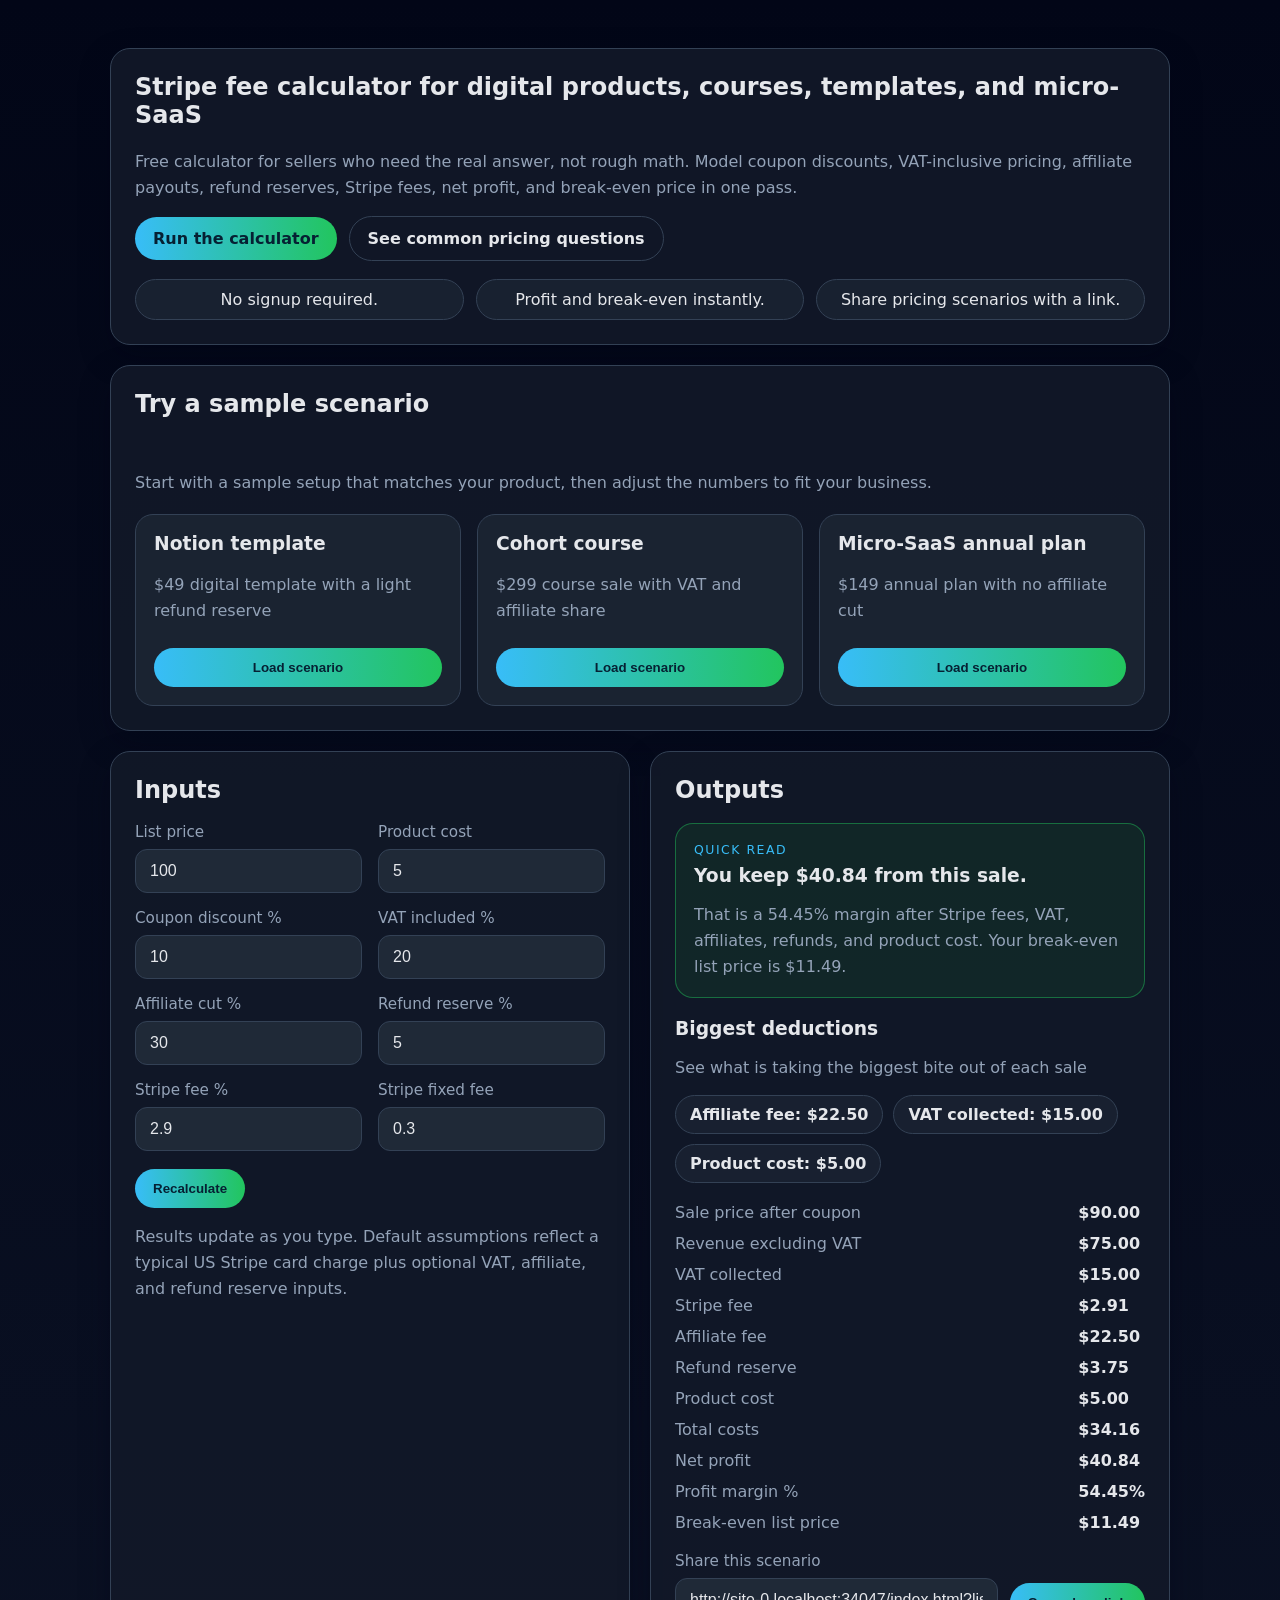
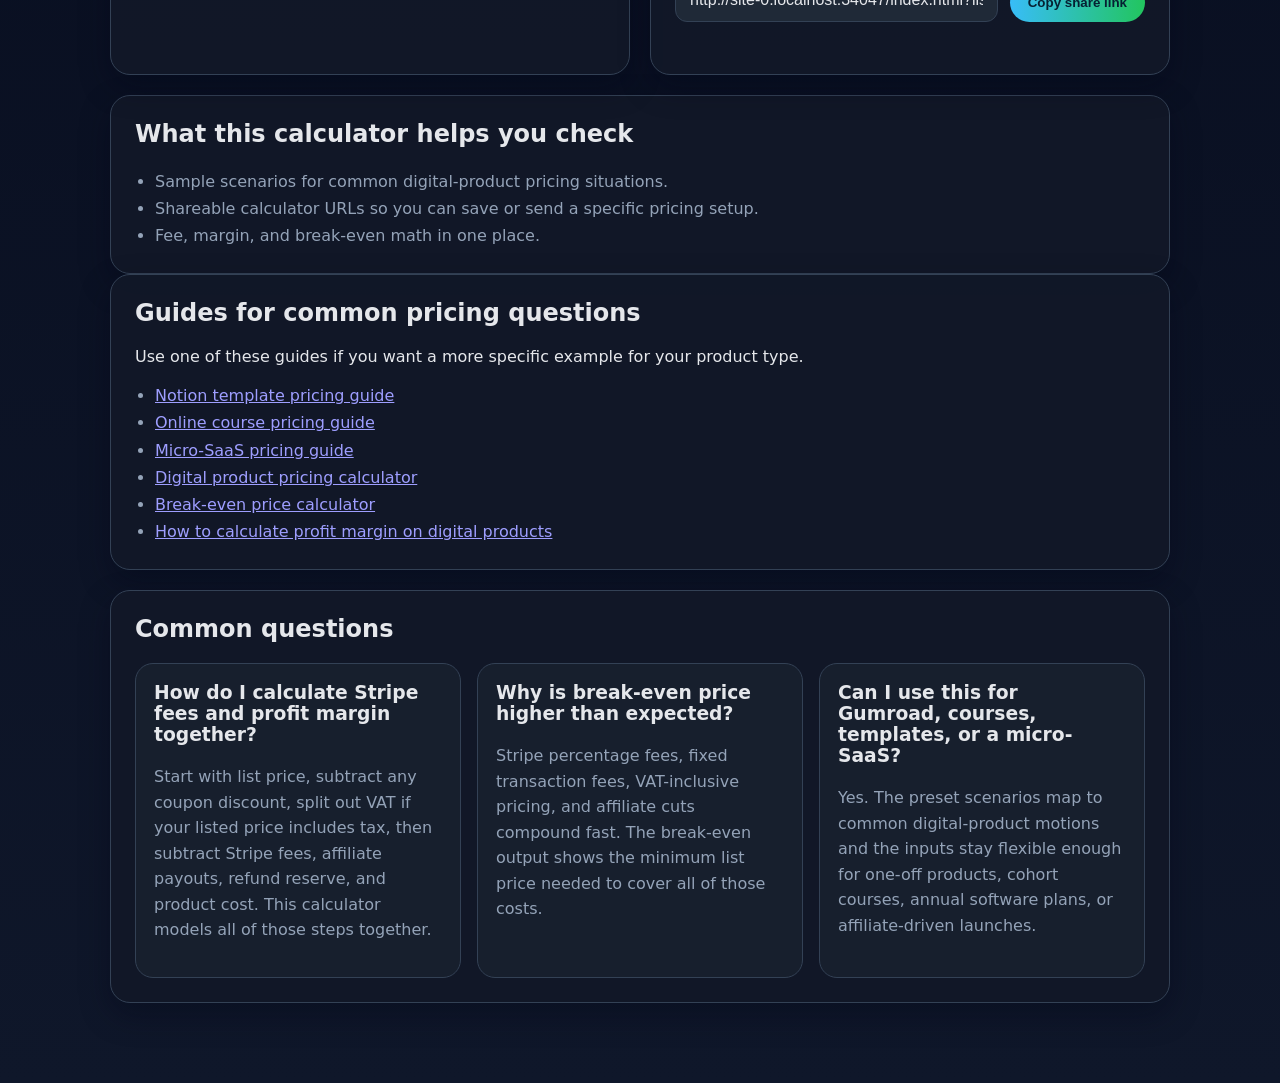
<file: index.html>
<!doctype html>
<html lang="en">
  <head>
    <meta charset="UTF-8" />
    <meta name="viewport" content="width=device-width, initial-scale=1.0" />
    <title>Stripe Fee Calculator for Digital Products | Profit After Fees</title>
    <link rel="canonical" href="https://profitafterfees.com/" />
    <meta
      name="description"
      content="Free Stripe fee calculator for digital products. Estimate Stripe fees, VAT, affiliate cuts, refund reserves, net profit, and break-even price for templates, courses, and micro-SaaS offers."
    />
    <meta property="og:title" content="Your Stripe margin math is wrong" />
    <meta
      property="og:description"
      content="See your real net profit and break-even after VAT, coupons, affiliates, refunds, Stripe fees, and delivery costs."
    />
    <meta property="og:type" content="website" />
    <meta property="og:url" content="https://profitafterfees.com/" />
    <meta property="og:site_name" content="Profit After Fees" />
    <meta property="og:image" content="https://profitafterfees.com/social-preview.png" />
    <meta property="og:image:width" content="1200" />
    <meta property="og:image:height" content="630" />
    <meta
      property="og:image:alt"
      content="Stripe profit calculator preview showing fees, profit, and break-even pricing for digital products."
    />
    <meta name="twitter:card" content="summary_large_image" />
    <meta name="twitter:title" content="Your Stripe margin math is wrong" />
    <meta
      name="twitter:description"
      content="See your real net profit and break-even after VAT, coupons, affiliates, refunds, Stripe fees, and delivery costs."
    />
    <meta name="twitter:image" content="https://profitafterfees.com/social-preview.png" />
    <link rel="icon" href="./favicon.svg" type="image/svg+xml" />
    <link rel="stylesheet" href="./styles.css" />
  </head>
  <body>
    <main class="shell">
      <section class="hero card">
                <h1>Stripe fee calculator for digital products, courses, templates, and micro-SaaS</h1>
        <p class="subhead">
          Free calculator for sellers who need the real answer, not rough math. Model coupon discounts,
          VAT-inclusive pricing, affiliate payouts, refund reserves, Stripe fees, net profit, and break-even price in one pass.
        </p>
        <div class="hero-actions">
          <a class="button-link" href="#calculator-form">Run the calculator</a>
          <a class="button-link button-link-secondary" href="#faq">See common pricing questions</a>
        </div>
        <ul class="hero-points" aria-label="Why sellers use this calculator">
          <li>No signup required.</li>
          <li>Profit and break-even instantly.</li>
          <li>Share pricing scenarios with a link.</li>
        </ul>
      </section>

      <section class="card">
        <div class="section-heading">
          <div>
                        <h2>Try a sample scenario</h2>
          </div>
          <p class="hint compact">
            Start with a sample setup that matches your product, then adjust the numbers to fit your business.
          </p>
        </div>
        <div id="preset-grid" class="preset-grid"></div>
      </section>

      <section class="grid">
        <form id="calculator-form" class="card form-card">
          <h2>Inputs</h2>
          <div class="field-grid">
            <label>
              List price
              <input name="listPrice" type="number" min="0.01" step="0.01" value="100" required />
            </label>
            <label>
              Product cost
              <input name="productCost" type="number" min="0" step="0.01" value="5" required />
            </label>
            <label>
              Coupon discount %
              <input name="couponPercent" type="number" min="0" max="100" step="0.1" value="10" required />
            </label>
            <label>
              VAT included %
              <input name="vatPercent" type="number" min="0" max="100" step="0.1" value="20" required />
            </label>
            <label>
              Affiliate cut %
              <input name="affiliatePercent" type="number" min="0" max="100" step="0.1" value="30" required />
            </label>
            <label>
              Refund reserve %
              <input name="refundRate" type="number" min="0" max="100" step="0.1" value="5" required />
            </label>
            <label>
              Stripe fee %
              <input name="stripePercent" type="number" min="0" max="100" step="0.1" value="2.9" required />
            </label>
            <label>
              Stripe fixed fee
              <input name="stripeFixed" type="number" min="0" step="0.01" value="0.3" required />
            </label>
          </div>
          <button type="submit">Recalculate</button>
          <p class="hint">Results update as you type. Default assumptions reflect a typical US Stripe card charge plus optional VAT, affiliate, and refund reserve inputs.</p>
        </form>

        <section class="card results-card" aria-live="polite">
          <h2>Outputs</h2>
          <section class="scenario-verdict" aria-live="polite">
            <p class="verdict-label">Quick read</p>
            <h3 id="verdict-headline"></h3>
            <p id="verdict-detail" class="hint compact"></p>
          </section>
          <section class="cost-highlights" aria-live="polite">
            <h3>Biggest deductions</h3>
            <p class="hint compact">See what is taking the biggest bite out of each sale</p>
            <ul id="cost-highlights-list" class="cost-highlights-list"></ul>
          </section>
          <dl id="results" class="results"></dl>
          <div class="share-block">
            <label>
              Share this scenario
              <input id="share-url" type="text" readonly />
            </label>
            <button id="copy-share-link" type="button">Copy share link</button>
            <p id="copy-status" class="hint compact" aria-live="polite"></p>
          </div>
        </section>
      </section>

      <section class="card notes">
        <h2>What this calculator helps you check</h2>
        <ul>
          <li>Sample scenarios for common digital-product pricing situations.</li>
          <li>Shareable calculator URLs so you can save or send a specific pricing setup.</li>
          <li>Fee, margin, and break-even math in one place.</li>
        </ul>
      </section>

      <section class="card notes">
        <h2>Guides for common pricing questions</h2>
        <p>
          Use one of these guides if you want a more specific example for your product type.
        </p>
        <ul>
          <li><a href="./stripe-fees-for-notion-templates/">Notion template pricing guide</a></li>
          <li><a href="./stripe-fees-for-online-courses/">Online course pricing guide</a></li>
          <li><a href="./stripe-fees-for-micro-saas/">Micro-SaaS pricing guide</a></li>
          <li><a href="./digital-product-pricing-calculator/">Digital product pricing calculator</a></li>
          <li><a href="./break-even-price-calculator/">Break-even price calculator</a></li>
          <li><a href="./how-to-calculate-profit-margin-on-digital-products/">How to calculate profit margin on digital products</a></li>
        </ul>
      </section>

      <section id="faq" class="card faq">
        <h2>Common questions</h2>
        <div class="faq-grid">
          <article>
            <h3>How do I calculate Stripe fees and profit margin together?</h3>
            <p>
              Start with list price, subtract any coupon discount, split out VAT if your listed price includes tax,
              then subtract Stripe fees, affiliate payouts, refund reserve, and product cost. This calculator models all of those steps together.
            </p>
          </article>
          <article>
            <h3>Why is break-even price higher than expected?</h3>
            <p>
              Stripe percentage fees, fixed transaction fees, VAT-inclusive pricing, and affiliate cuts compound fast.
              The break-even output shows the minimum list price needed to cover all of those costs.
            </p>
          </article>
          <article>
            <h3>Can I use this for Gumroad, courses, templates, or a micro-SaaS?</h3>
            <p>
              Yes. The preset scenarios map to common digital-product motions and the inputs stay flexible enough for one-off products,
              cohort courses, annual software plans, or affiliate-driven launches.
            </p>
          </article>
        </div>
      </section>
    </main>

    <script type="module" src="./app/app.js"></script>
  </body>
</html>
</file>
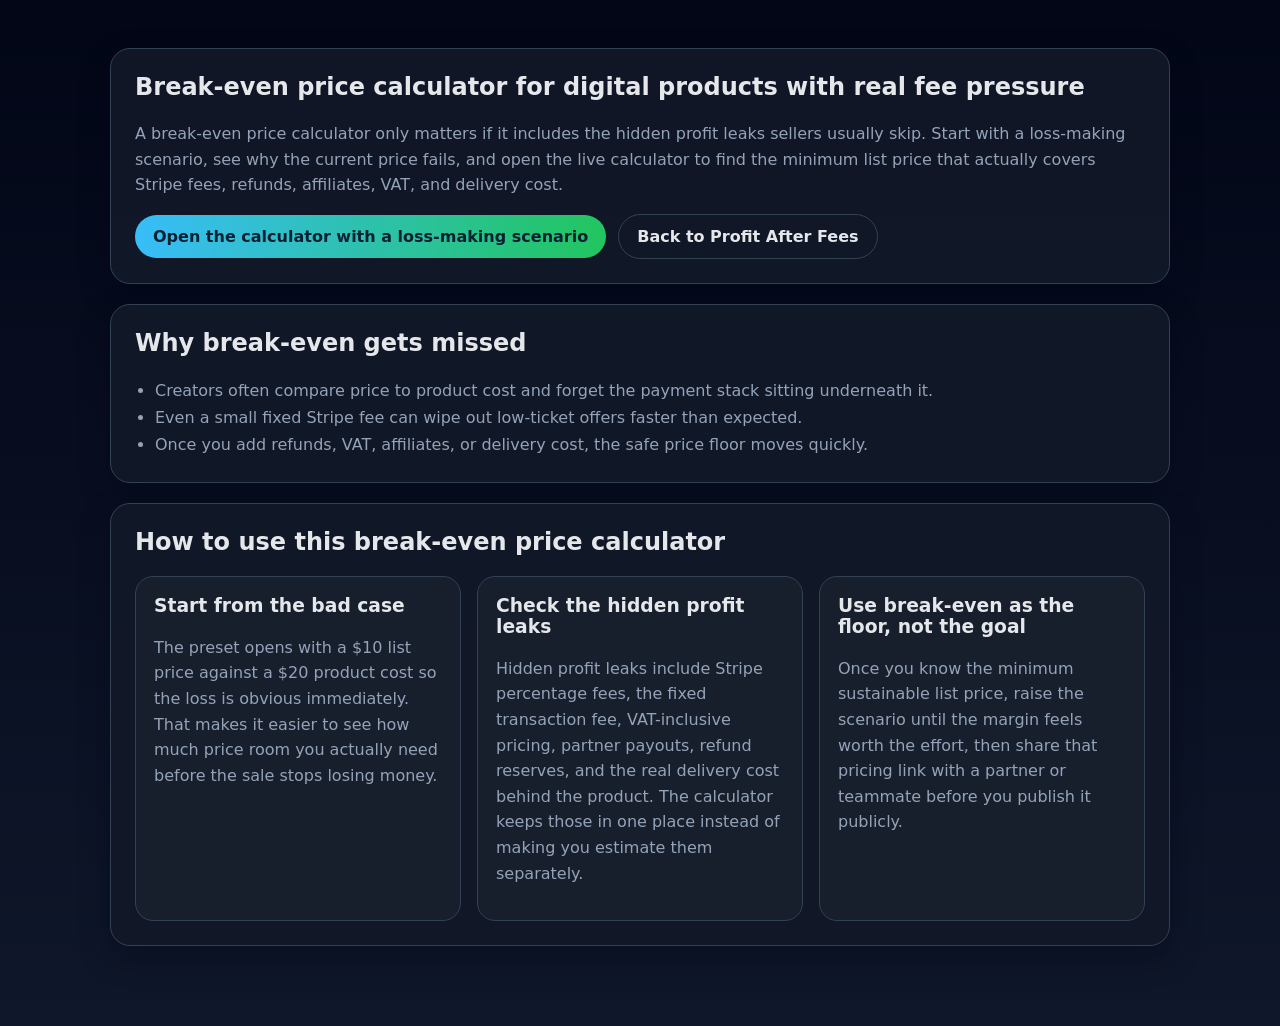
<file: break-even-price-calculator/index.html>
<!doctype html>
<html lang="en">
  <head>
    <meta charset="UTF-8" />
    <meta name="viewport" content="width=device-width, initial-scale=1.0" />
    <title>Break-Even Price Calculator | Profit After Fees</title>
    <meta
      name="description"
      content="Use a break-even price calculator for digital products that accounts for Stripe fees, VAT, affiliates, refunds, and delivery costs before you set your list price."
    />
    <link rel="canonical" href="https://profitafterfees.com/break-even-price-calculator/" />
    <link rel="icon" href="../favicon.svg" type="image/svg+xml" />
    <link rel="stylesheet" href="../styles.css" />
  </head>
  <body>
    <main class="shell">
      <section class="hero card">
        <h1>Break-even price calculator for digital products with real fee pressure</h1>
        <p class="subhead">
          A break-even price calculator only matters if it includes the hidden profit leaks sellers usually skip. Start with a loss-making
          scenario, see why the current price fails, and open the live calculator to find the minimum list price that actually covers
          Stripe fees, refunds, affiliates, VAT, and delivery cost.
        </p>
        <div class="hero-actions">
          <a
            class="button-link"
            href="https://profitafterfees.com/?listPrice=10&productCost=20&couponPercent=0&vatPercent=0&affiliatePercent=0&refundRate=0&stripePercent=2.9&stripeFixed=0.3"
            >Open the calculator with a loss-making scenario</a
          >
          <a class="button-link button-link-secondary" href="../">Back to Profit After Fees</a>
        </div>
      </section>

      <section class="card notes">
        <h2>Why break-even gets missed</h2>
        <ul>
          <li>Creators often compare price to product cost and forget the payment stack sitting underneath it.</li>
          <li>Even a small fixed Stripe fee can wipe out low-ticket offers faster than expected.</li>
          <li>Once you add refunds, VAT, affiliates, or delivery cost, the safe price floor moves quickly.</li>
        </ul>
      </section>

      <section class="card faq">
        <h2>How to use this break-even price calculator</h2>
        <div class="faq-grid">
          <article>
            <h3>Start from the bad case</h3>
            <p>
              The preset opens with a $10 list price against a $20 product cost so the loss is obvious immediately. That makes it easier to see
              how much price room you actually need before the sale stops losing money.
            </p>
          </article>
          <article>
            <h3>Check the hidden profit leaks</h3>
            <p>
              Hidden profit leaks include Stripe percentage fees, the fixed transaction fee, VAT-inclusive pricing, partner payouts, refund reserves,
              and the real delivery cost behind the product. The calculator keeps those in one place instead of making you estimate them separately.
            </p>
          </article>
          <article>
            <h3>Use break-even as the floor, not the goal</h3>
            <p>
              Once you know the minimum sustainable list price, raise the scenario until the margin feels worth the effort, then share that pricing link
              with a partner or teammate before you publish it publicly.
            </p>
          </article>
        </div>
      </section>
    </main>
  </body>
</html>
</file>
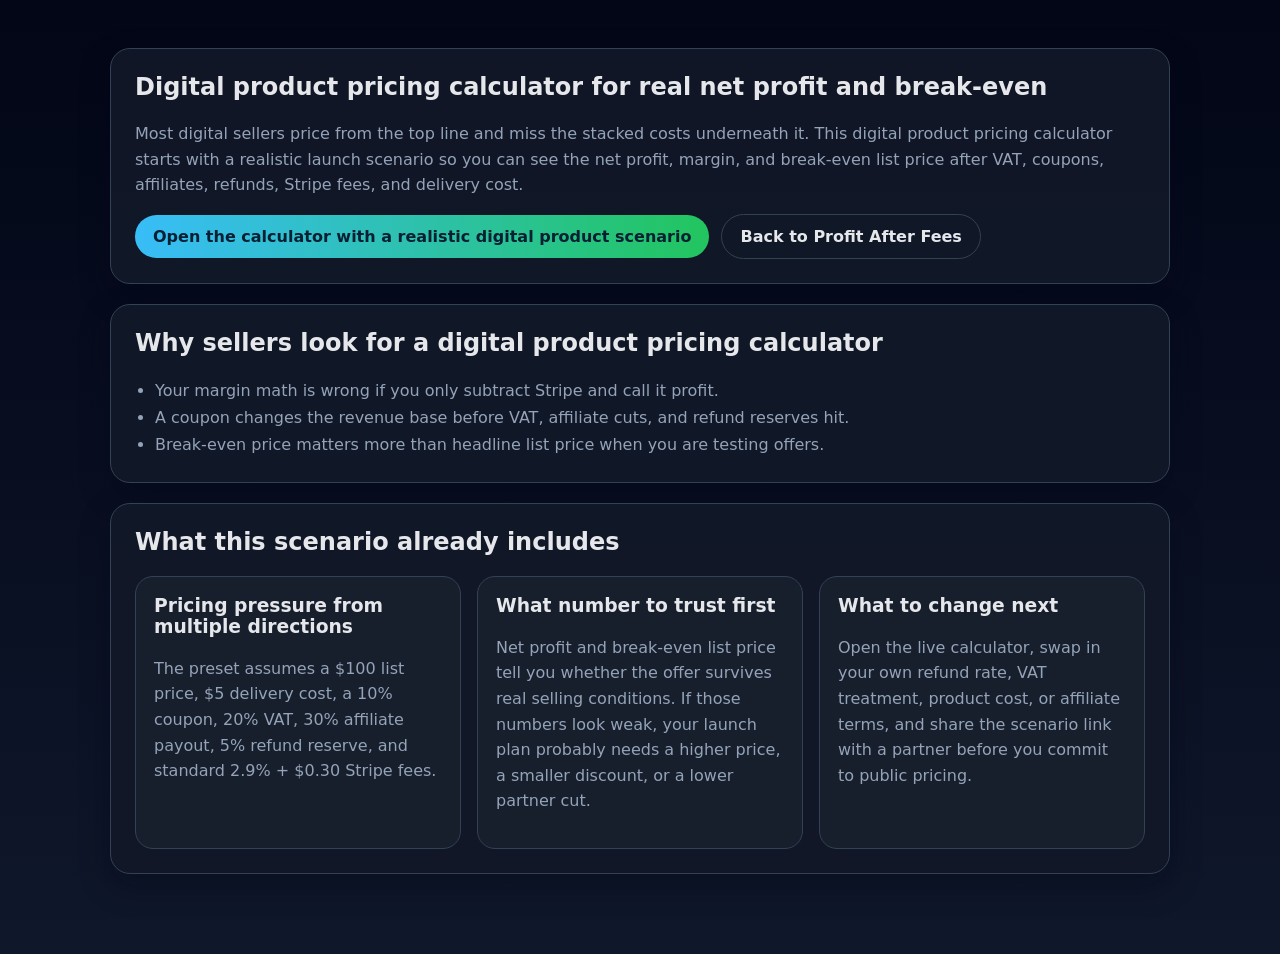
<file: digital-product-pricing-calculator/index.html>
<!doctype html>
<html lang="en">
  <head>
    <meta charset="UTF-8" />
    <meta name="viewport" content="width=device-width, initial-scale=1.0" />
    <title>Digital Product Pricing Calculator | Profit After Fees</title>
    <meta
      name="description"
      content="Use a digital product pricing calculator that includes VAT, coupons, affiliates, refunds, Stripe fees, and break-even math before you publish your price."
    />
    <link rel="canonical" href="https://profitafterfees.com/digital-product-pricing-calculator/" />
    <link rel="icon" href="../favicon.svg" type="image/svg+xml" />
    <link rel="stylesheet" href="../styles.css" />
  </head>
  <body>
    <main class="shell">
      <section class="hero card">
        <h1>Digital product pricing calculator for real net profit and break-even</h1>
        <p class="subhead">
          Most digital sellers price from the top line and miss the stacked costs underneath it. This digital product pricing calculator starts
          with a realistic launch scenario so you can see the net profit, margin, and break-even list price after VAT, coupons, affiliates,
          refunds, Stripe fees, and delivery cost.
        </p>
        <div class="hero-actions">
          <a
            class="button-link"
            href="https://profitafterfees.com/?listPrice=100&productCost=5&couponPercent=10&vatPercent=20&affiliatePercent=30&refundRate=5&stripePercent=2.9&stripeFixed=0.3"
            >Open the calculator with a realistic digital product scenario</a
          >
          <a class="button-link button-link-secondary" href="../">Back to Profit After Fees</a>
        </div>
      </section>

      <section class="card notes">
        <h2>Why sellers look for a digital product pricing calculator</h2>
        <ul>
          <li>Your margin math is wrong if you only subtract Stripe and call it profit.</li>
          <li>A coupon changes the revenue base before VAT, affiliate cuts, and refund reserves hit.</li>
          <li>Break-even price matters more than headline list price when you are testing offers.</li>
        </ul>
      </section>

      <section class="card faq">
        <h2>What this scenario already includes</h2>
        <div class="faq-grid">
          <article>
            <h3>Pricing pressure from multiple directions</h3>
            <p>
              The preset assumes a $100 list price, $5 delivery cost, a 10% coupon, 20% VAT, 30% affiliate payout, 5% refund reserve,
              and standard 2.9% + $0.30 Stripe fees.
            </p>
          </article>
          <article>
            <h3>What number to trust first</h3>
            <p>
              Net profit and break-even list price tell you whether the offer survives real selling conditions. If those numbers look weak,
              your launch plan probably needs a higher price, a smaller discount, or a lower partner cut.
            </p>
          </article>
          <article>
            <h3>What to change next</h3>
            <p>
              Open the live calculator, swap in your own refund rate, VAT treatment, product cost, or affiliate terms, and share the scenario link
              with a partner before you commit to public pricing.
            </p>
          </article>
        </div>
      </section>
    </main>
  </body>
</html>
</file>
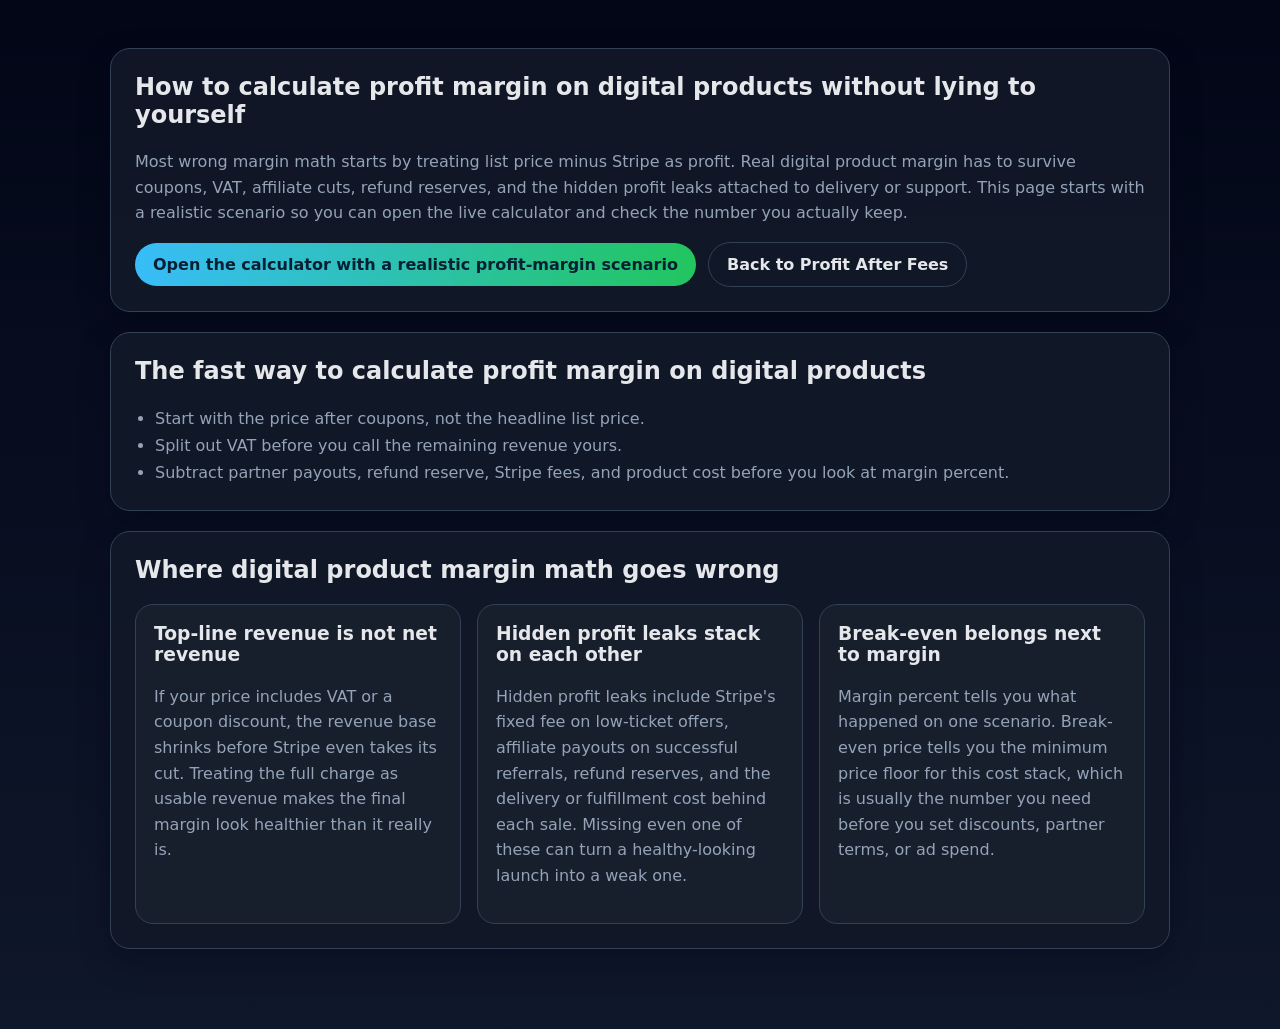
<file: how-to-calculate-profit-margin-on-digital-products/index.html>
<!doctype html>
<html lang="en">
  <head>
    <meta charset="UTF-8" />
    <meta name="viewport" content="width=device-width, initial-scale=1.0" />
    <title>How to Calculate Profit Margin on Digital Products | Profit After Fees</title>
    <meta
      name="description"
      content="Learn how to calculate profit margin on digital products after Stripe fees, VAT, affiliates, refunds, coupons, and delivery costs instead of trusting fake top-line math."
    />
    <link rel="canonical" href="https://profitafterfees.com/how-to-calculate-profit-margin-on-digital-products/" />
    <link rel="icon" href="../favicon.svg" type="image/svg+xml" />
    <link rel="stylesheet" href="../styles.css" />
  </head>
  <body>
    <main class="shell">
      <section class="hero card">
        <h1>How to calculate profit margin on digital products without lying to yourself</h1>
        <p class="subhead">
          Most wrong margin math starts by treating list price minus Stripe as profit. Real digital product margin has to survive
          coupons, VAT, affiliate cuts, refund reserves, and the hidden profit leaks attached to delivery or support. This page starts
          with a realistic scenario so you can open the live calculator and check the number you actually keep.
        </p>
        <div class="hero-actions">
          <a
            class="button-link"
            href="https://profitafterfees.com/?listPrice=100&productCost=5&couponPercent=10&vatPercent=20&affiliatePercent=30&refundRate=5&stripePercent=2.9&stripeFixed=0.3"
            >Open the calculator with a realistic profit-margin scenario</a
          >
          <a class="button-link button-link-secondary" href="../">Back to Profit After Fees</a>
        </div>
      </section>

      <section class="card notes">
        <h2>The fast way to calculate profit margin on digital products</h2>
        <ul>
          <li>Start with the price after coupons, not the headline list price.</li>
          <li>Split out VAT before you call the remaining revenue yours.</li>
          <li>Subtract partner payouts, refund reserve, Stripe fees, and product cost before you look at margin percent.</li>
        </ul>
      </section>

      <section class="card faq">
        <h2>Where digital product margin math goes wrong</h2>
        <div class="faq-grid">
          <article>
            <h3>Top-line revenue is not net revenue</h3>
            <p>
              If your price includes VAT or a coupon discount, the revenue base shrinks before Stripe even takes its cut. Treating the full charge as
              usable revenue makes the final margin look healthier than it really is.
            </p>
          </article>
          <article>
            <h3>Hidden profit leaks stack on each other</h3>
            <p>
              Hidden profit leaks include Stripe's fixed fee on low-ticket offers, affiliate payouts on successful referrals, refund reserves, and the
              delivery or fulfillment cost behind each sale. Missing even one of these can turn a healthy-looking launch into a weak one.
            </p>
          </article>
          <article>
            <h3>Break-even belongs next to margin</h3>
            <p>
              Margin percent tells you what happened on one scenario. Break-even price tells you the minimum price floor for this cost stack, which is
              usually the number you need before you set discounts, partner terms, or ad spend.
            </p>
          </article>
        </div>
      </section>
    </main>
  </body>
</html>
</file>
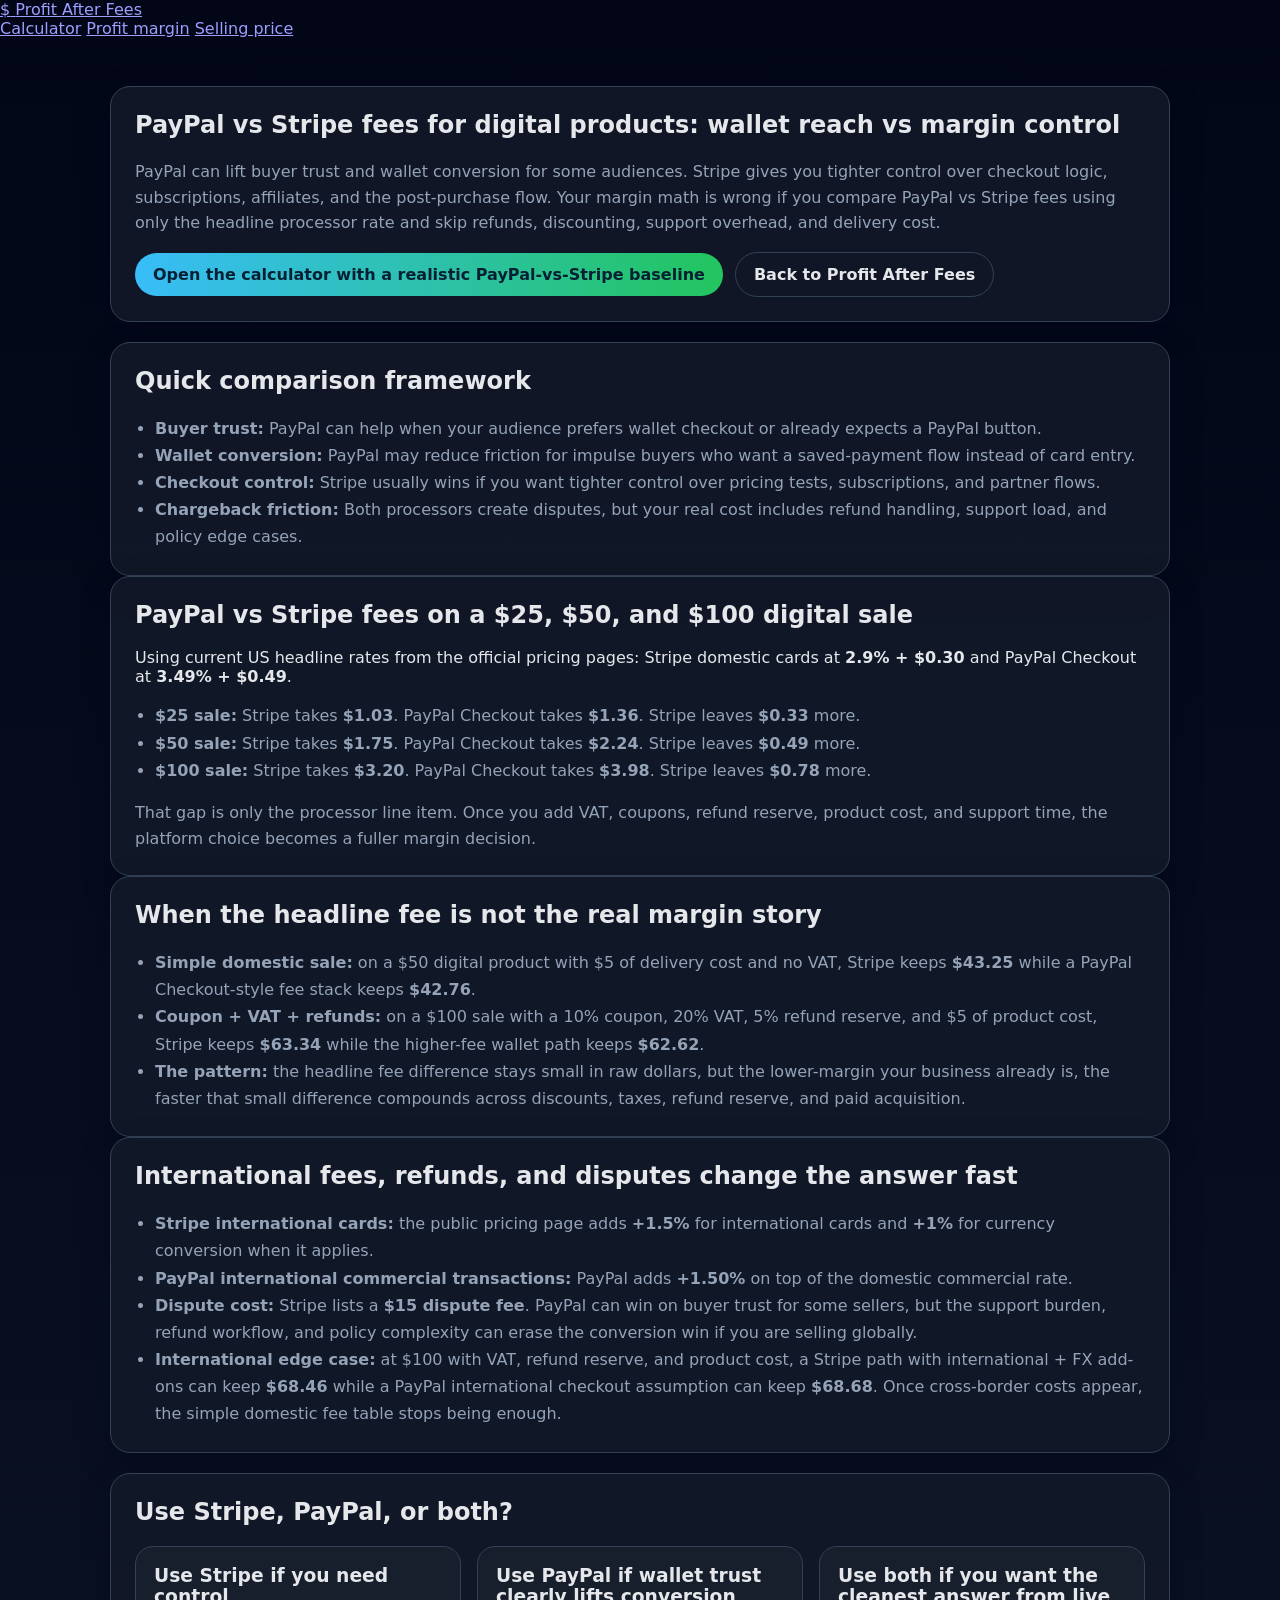
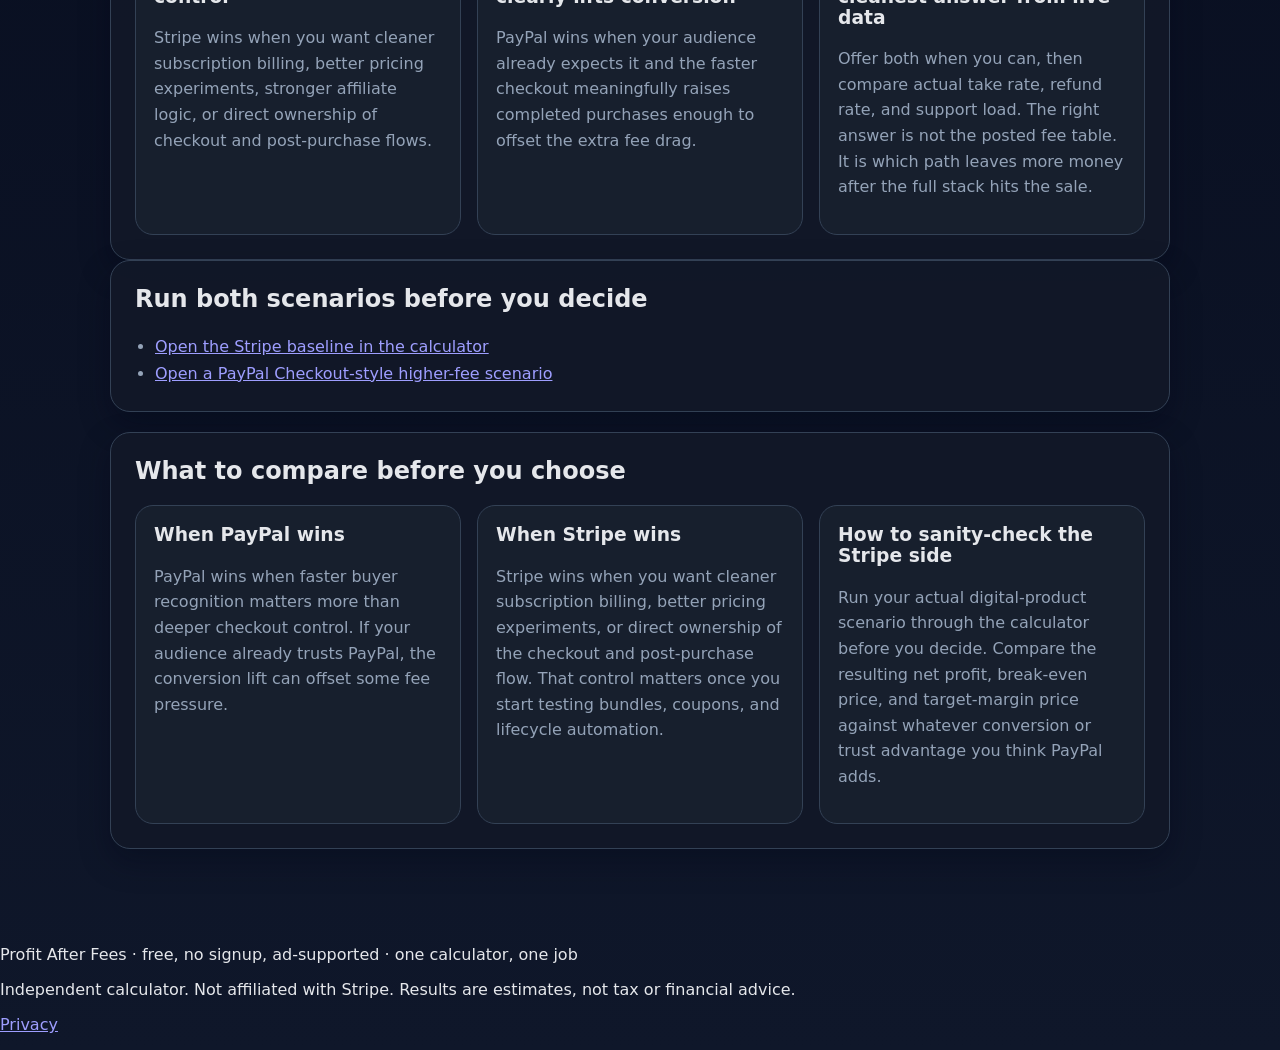
<file: paypal-vs-stripe-fees/index.html>
<!doctype html>
<html lang="en">
  <head>
  <!-- Google tag (gtag.js) -->
  <script async src="https://www.googletagmanager.com/gtag/js?id=AW-18121518600"></script>
  <script>
    window.dataLayer = window.dataLayer || [];
    function gtag(){dataLayer.push(arguments);}
    gtag('js', new Date());

    gtag('config', 'AW-18121518600');
  </script>
    <meta charset="UTF-8" />
    <meta name="viewport" content="width=device-width, initial-scale=1.0" />
    <title>PayPal vs Stripe Fees | Profit After Fees</title>
    <meta
      name="description"
      content="Compare PayPal vs Stripe fees for digital products without ignoring refunds, coupon drag, support friction, or the margin you lose after checkout."
    />
    <link rel="canonical" href="https://profitafterfees.com/paypal-vs-stripe-fees/" />
    <meta property="og:title" content="PayPal vs Stripe Fees | Profit After Fees" />
    <meta
      property="og:description"
      content="Compare PayPal vs Stripe fees for digital products without ignoring refunds, coupon drag, support friction, or the margin you lose after checkout."
    />
    <meta property="og:type" content="website" />
    <meta property="og:url" content="https://profitafterfees.com/paypal-vs-stripe-fees/" />
    <meta property="og:site_name" content="Profit After Fees" />
    <meta property="og:image" content="https://profitafterfees.com/social-preview.png" />
    <meta property="og:image:width" content="1200" />
    <meta property="og:image:height" content="630" />
    <meta name="twitter:card" content="summary_large_image" />
    <meta name="twitter:title" content="PayPal vs Stripe Fees | Profit After Fees" />
    <meta
      name="twitter:description"
      content="Compare PayPal vs Stripe fees for digital products without ignoring refunds, coupon drag, support friction, or the margin you lose after checkout."
    />
    <meta name="twitter:image" content="https://profitafterfees.com/social-preview.png" />
    <link rel="icon" href="../favicon.svg" type="image/svg+xml" />
    <link rel="stylesheet" href="../styles.css" />
    <script async src="https://pagead2.googlesyndication.com/pagead/js/adsbygoogle.js?client=ca-pub-3560388500961643"
     crossorigin="anonymous"></script>
</head>
  <body>
    <header class="masthead">
      <div class="masthead-inner">
        <a class="wordmark" href="/">
          <span class="wordmark-mark" aria-hidden="true">$</span>
          <span class="wordmark-text">Profit After Fees</span>
        </a>
        <nav class="masthead-nav" aria-label="Primary">
          <a href="/">Calculator</a>
          <a href="/profit-margin-calculator/">Profit margin</a>
          <a href="/selling-price-calculator/">Selling price</a>
        </nav>
      </div>
    </header>

    <main class="shell">
      <section class="hero card">
        <h1>PayPal vs Stripe fees for digital products: wallet reach vs margin control</h1>
        <p class="subhead">
          PayPal can lift buyer trust and wallet conversion for some audiences. Stripe gives you tighter control over checkout logic,
          subscriptions, affiliates, and the post-purchase flow. Your margin math is wrong if you compare PayPal vs Stripe fees using only
          the headline processor rate and skip refunds, discounting, support overhead, and delivery cost.
        </p>
        <div class="hero-actions">
          <a
            class="button-link"
            href="https://profitafterfees.com/?listPrice=79&productCost=4&couponPercent=10&vatPercent=0&affiliatePercent=0&targetMarginPercent=25&refundRate=3&stripePercent=2.9&stripeFixed=0.3"
            >Open the calculator with a realistic PayPal-vs-Stripe baseline</a
          >
          <a class="button-link button-link-secondary" href="../">Back to Profit After Fees</a>
        </div>
      </section>

      <section class="card notes">
        <h2>Quick comparison framework</h2>
        <ul>
          <li><strong>Buyer trust:</strong> PayPal can help when your audience prefers wallet checkout or already expects a PayPal button.</li>
          <li><strong>Wallet conversion:</strong> PayPal may reduce friction for impulse buyers who want a saved-payment flow instead of card entry.</li>
          <li><strong>Checkout control:</strong> Stripe usually wins if you want tighter control over pricing tests, subscriptions, and partner flows.</li>
          <li><strong>Chargeback friction:</strong> Both processors create disputes, but your real cost includes refund handling, support load, and policy edge cases.</li>
        </ul>
      </section>

      <section class="card notes">
        <h2>PayPal vs Stripe fees on a $25, $50, and $100 digital sale</h2>
        <p>
          Using current US headline rates from the official pricing pages: Stripe domestic cards at <strong>2.9% + $0.30</strong> and PayPal
          Checkout at <strong>3.49% + $0.49</strong>.
        </p>
        <ul>
          <li><strong>$25 sale:</strong> Stripe takes <strong>$1.03</strong>. PayPal Checkout takes <strong>$1.36</strong>. Stripe leaves <strong>$0.33</strong> more.</li>
          <li><strong>$50 sale:</strong> Stripe takes <strong>$1.75</strong>. PayPal Checkout takes <strong>$2.24</strong>. Stripe leaves <strong>$0.49</strong> more.</li>
          <li><strong>$100 sale:</strong> Stripe takes <strong>$3.20</strong>. PayPal Checkout takes <strong>$3.98</strong>. Stripe leaves <strong>$0.78</strong> more.</li>
        </ul>
        <p class="hint compact">
          That gap is only the processor line item. Once you add VAT, coupons, refund reserve, product cost, and support time, the platform choice becomes a fuller margin decision.
        </p>
      </section>

      <section class="card notes">
        <h2>When the headline fee is not the real margin story</h2>
        <ul>
          <li>
            <strong>Simple domestic sale:</strong> on a $50 digital product with $5 of delivery cost and no VAT, Stripe keeps <strong>$43.25</strong>
            while a PayPal Checkout-style fee stack keeps <strong>$42.76</strong>.
          </li>
          <li>
            <strong>Coupon + VAT + refunds:</strong> on a $100 sale with a 10% coupon, 20% VAT, 5% refund reserve, and $5 of product cost,
            Stripe keeps <strong>$63.34</strong> while the higher-fee wallet path keeps <strong>$62.62</strong>.
          </li>
          <li>
            <strong>The pattern:</strong> the headline fee difference stays small in raw dollars, but the lower-margin your business already is,
            the faster that small difference compounds across discounts, taxes, refund reserve, and paid acquisition.
          </li>
        </ul>
      </section>

      <section class="card notes">
        <h2>International fees, refunds, and disputes change the answer fast</h2>
        <ul>
          <li><strong>Stripe international cards:</strong> the public pricing page adds <strong>+1.5%</strong> for international cards and <strong>+1%</strong> for currency conversion when it applies.</li>
          <li><strong>PayPal international commercial transactions:</strong> PayPal adds <strong>+1.50%</strong> on top of the domestic commercial rate.</li>
          <li>
            <strong>Dispute cost:</strong> Stripe lists a <strong>$15 dispute fee</strong>. PayPal can win on buyer trust for some sellers, but the support burden,
            refund workflow, and policy complexity can erase the conversion win if you are selling globally.
          </li>
          <li>
            <strong>International edge case:</strong> at $100 with VAT, refund reserve, and product cost, a Stripe path with international + FX add-ons can keep
            <strong>$68.46</strong> while a PayPal international checkout assumption can keep <strong>$68.68</strong>. Once cross-border costs appear,
            the simple domestic fee table stops being enough.
          </li>
        </ul>
      </section>

      <section class="card faq">
        <h2>Use Stripe, PayPal, or both?</h2>
        <div class="faq-grid">
          <article>
            <h3>Use Stripe if you need control</h3>
            <p>
              Stripe wins when you want cleaner subscription billing, better pricing experiments, stronger affiliate logic, or direct ownership of checkout and post-purchase flows.
            </p>
          </article>
          <article>
            <h3>Use PayPal if wallet trust clearly lifts conversion</h3>
            <p>
              PayPal wins when your audience already expects it and the faster checkout meaningfully raises completed purchases enough to offset the extra fee drag.
            </p>
          </article>
          <article>
            <h3>Use both if you want the cleanest answer from live data</h3>
            <p>
              Offer both when you can, then compare actual take rate, refund rate, and support load. The right answer is not the posted fee table. It is which path leaves more money after the full stack hits the sale.
            </p>
          </article>
        </div>
      </section>

      <section class="card notes">
        <h2>Run both scenarios before you decide</h2>
        <ul>
          <li>
            <a href="https://profitafterfees.com/?listPrice=79&productCost=4&couponPercent=10&vatPercent=0&affiliatePercent=0&targetMarginPercent=25&refundRate=3&stripePercent=2.9&stripeFixed=0.3">Open the Stripe baseline in the calculator</a>
          </li>
          <li>
            <a href="https://profitafterfees.com/?listPrice=79&productCost=4&couponPercent=10&vatPercent=0&affiliatePercent=0&targetMarginPercent=25&refundRate=3&stripePercent=3.49&stripeFixed=0.49">Open a PayPal Checkout-style higher-fee scenario</a>
          </li>
        </ul>
      </section>

      <section class="card faq">
        <h2>What to compare before you choose</h2>
        <div class="faq-grid">
          <article>
            <h3>When PayPal wins</h3>
            <p>
              PayPal wins when faster buyer recognition matters more than deeper checkout control. If your audience already trusts PayPal,
              the conversion lift can offset some fee pressure.
            </p>
          </article>
          <article>
            <h3>When Stripe wins</h3>
            <p>
              Stripe wins when you want cleaner subscription billing, better pricing experiments, or direct ownership of the checkout and post-purchase flow.
              That control matters once you start testing bundles, coupons, and lifecycle automation.
            </p>
          </article>
          <article>
            <h3>How to sanity-check the Stripe side</h3>
            <p>
              Run your actual digital-product scenario through the calculator before you decide. Compare the resulting net profit, break-even price,
              and target-margin price against whatever conversion or trust advantage you think PayPal adds.
            </p>
          </article>
        </div>
      </section>
    </main>

    <footer class="site-footer">
      <p>Profit After Fees &middot; free, no signup, ad-supported &middot; one calculator, one job</p>
      <p class="footer-note">Independent calculator. Not affiliated with Stripe. Results are estimates, not tax or financial advice.</p>
      <p class="footer-note"><a href="/privacy/">Privacy</a></p>
    </footer>
  </body>
</html>
</file>
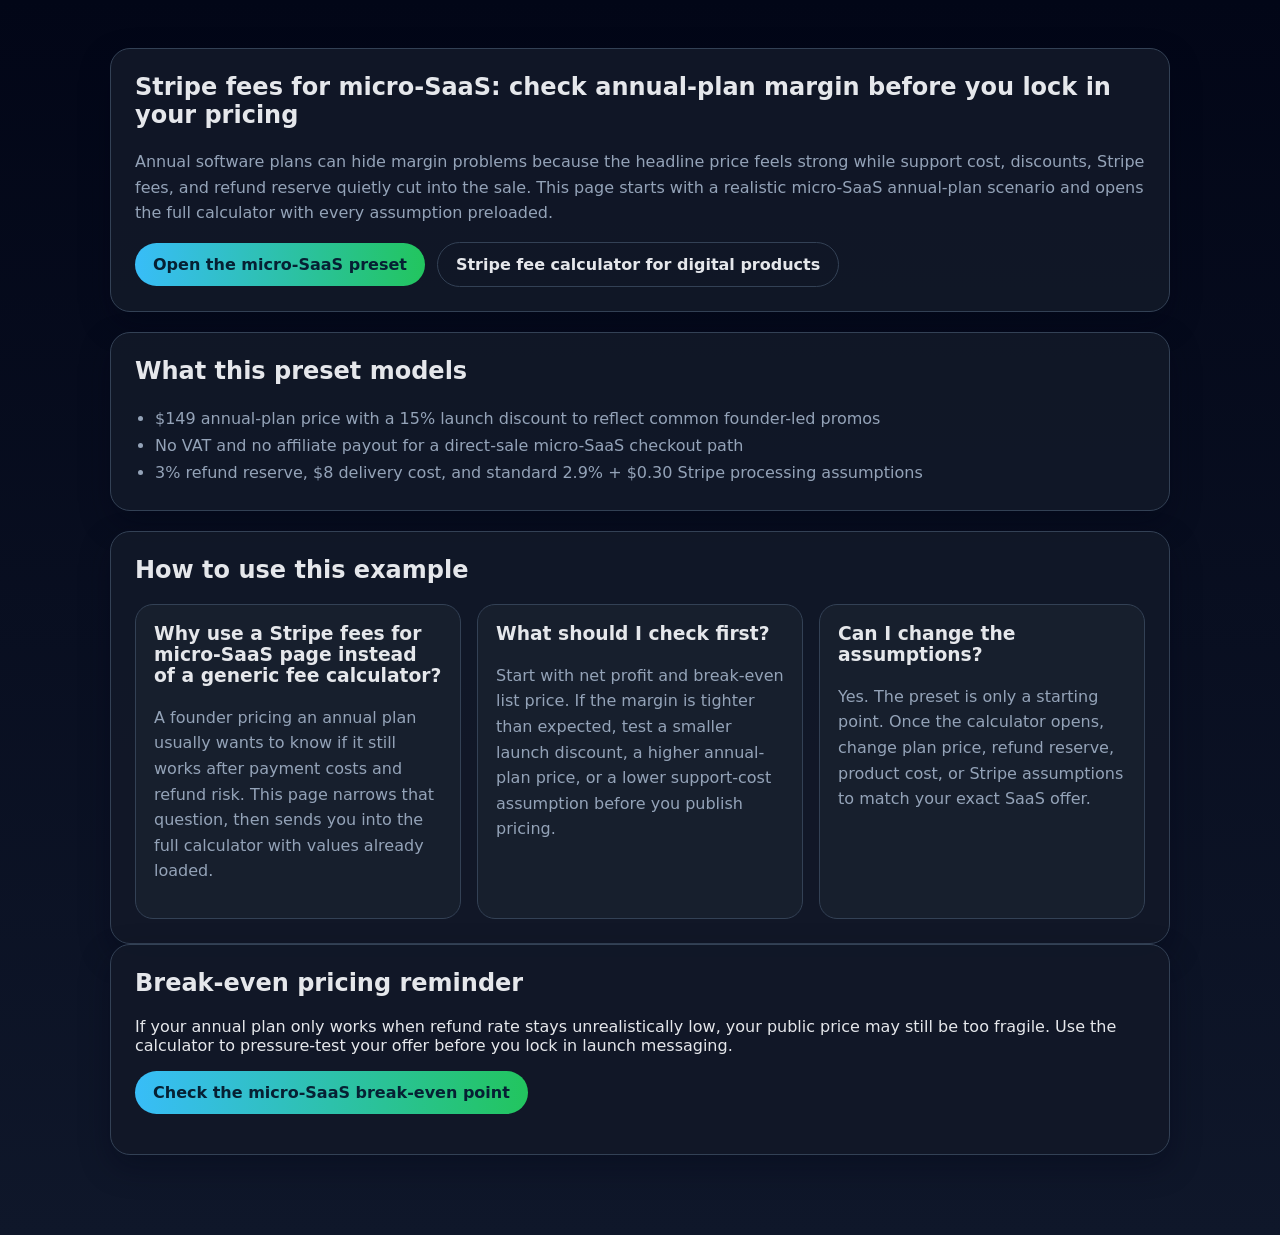
<file: stripe-fees-for-micro-saas/index.html>
<!doctype html>
<html lang="en">
  <head>
    <meta charset="UTF-8" />
    <meta name="viewport" content="width=device-width, initial-scale=1.0" />
    <title>Stripe Fees for Micro-SaaS | Profit After Fees</title>
    <meta
      name="description"
      content="Estimate Stripe fees for a micro-SaaS annual plan with discounts, refund reserve, fulfillment cost, and break-even pricing using a ready-loaded calculator scenario."
    />
    <link rel="stylesheet" href="../styles.css" />
  </head>
  <body>
    <main class="shell">
      <section class="hero card">
                <h1>Stripe fees for micro-SaaS: check annual-plan margin before you lock in your pricing</h1>
        <p class="subhead">
          Annual software plans can hide margin problems because the headline price feels strong while support cost, discounts,
          Stripe fees, and refund reserve quietly cut into the sale. This page starts with a realistic micro-SaaS annual-plan scenario
          and opens the full calculator with every assumption preloaded.
        </p>
        <div class="hero-actions">
          <a
            class="button-link"
            href="https://profitafterfees.com/?listPrice=149&productCost=8&couponPercent=15&vatPercent=0&affiliatePercent=0&refundRate=3&stripePercent=2.9&stripeFixed=0.3"
            >Open the micro-SaaS preset</a
          >
          <a class="button-link button-link-secondary" href="../">Stripe fee calculator for digital products</a>
        </div>
      </section>

      <section class="card notes">
        <h2>What this preset models</h2>
        <ul>
          <li>$149 annual-plan price with a 15% launch discount to reflect common founder-led promos</li>
          <li>No VAT and no affiliate payout for a direct-sale micro-SaaS checkout path</li>
          <li>3% refund reserve, $8 delivery cost, and standard 2.9% + $0.30 Stripe processing assumptions</li>
        </ul>
      </section>

      <section class="card faq">
        <h2>How to use this example</h2>
        <div class="faq-grid">
          <article>
            <h3>Why use a Stripe fees for micro-SaaS page instead of a generic fee calculator?</h3>
            <p>
              A founder pricing an annual plan usually wants to know if it still works after payment costs and refund risk.
              This page narrows that question, then sends you into the full calculator with values already loaded.
            </p>
          </article>
          <article>
            <h3>What should I check first?</h3>
            <p>
              Start with net profit and break-even list price. If the margin is tighter than expected, test a smaller launch discount,
              a higher annual-plan price, or a lower support-cost assumption before you publish pricing.
            </p>
          </article>
          <article>
            <h3>Can I change the assumptions?</h3>
            <p>
              Yes. The preset is only a starting point. Once the calculator opens, change plan price, refund reserve, product cost,
              or Stripe assumptions to match your exact SaaS offer.
            </p>
          </article>
        </div>
      </section>

      <section class="card notes">
        <h2>Break-even pricing reminder</h2>
        <p>
          If your annual plan only works when refund rate stays unrealistically low, your public price may still be too fragile.
          Use the calculator to pressure-test your offer before you lock in launch messaging.
        </p>
        <p>
          <a class="button-link" href="https://profitafterfees.com/?listPrice=149&productCost=8&couponPercent=15&vatPercent=0&affiliatePercent=0&refundRate=3&stripePercent=2.9&stripeFixed=0.3">Check the micro-SaaS break-even point</a>
        </p>
      </section>
    </main>
  </body>
</html>
</file>
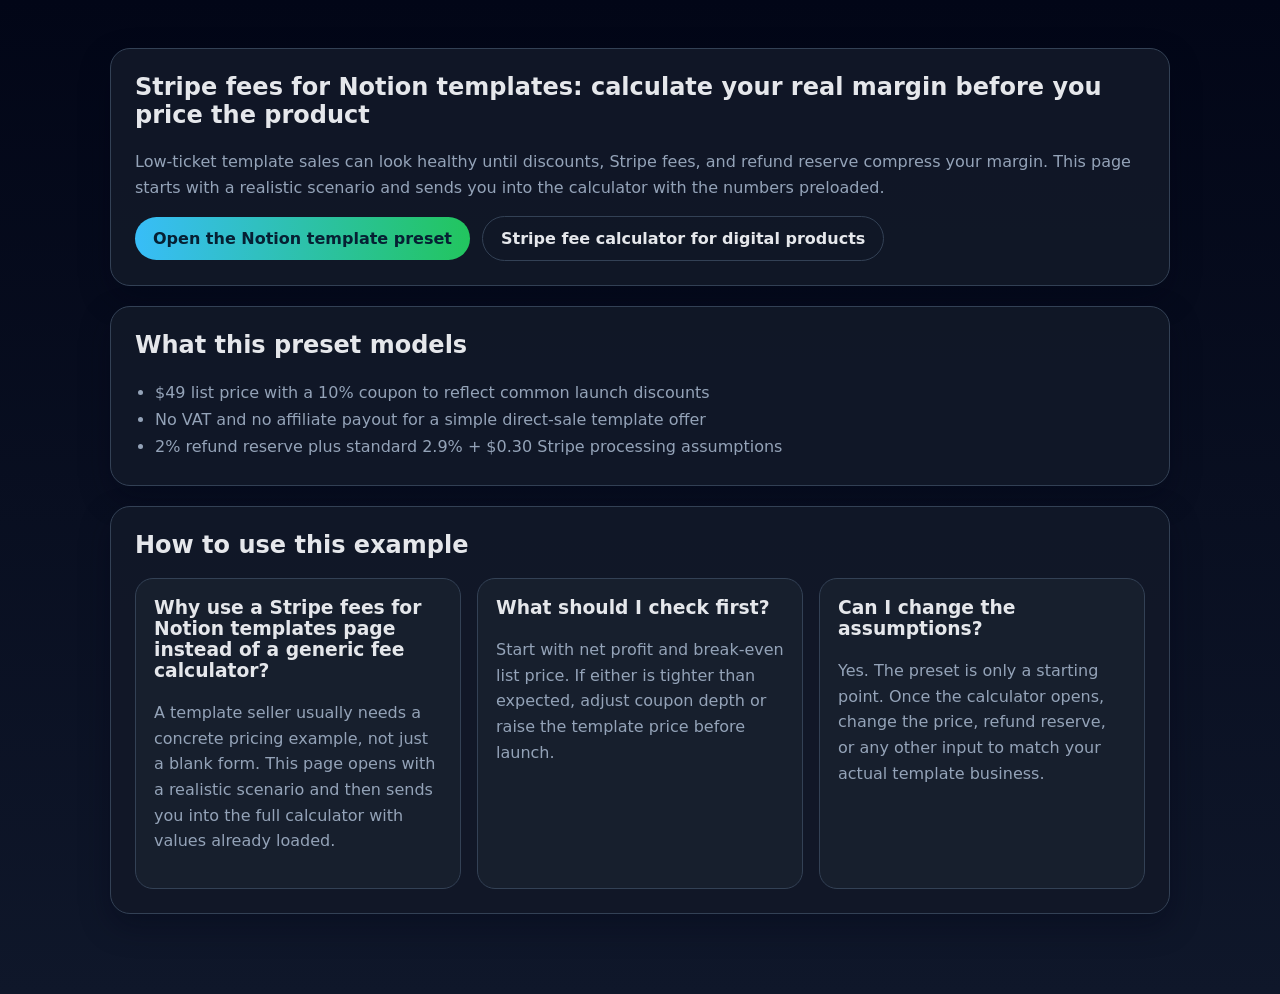
<file: stripe-fees-for-notion-templates/index.html>
<!doctype html>
<html lang="en">
  <head>
    <meta charset="UTF-8" />
    <meta name="viewport" content="width=device-width, initial-scale=1.0" />
    <title>Stripe Fees for Notion Templates | Profit After Fees</title>
    <meta
      name="description"
      content="Estimate Stripe fees for Notion templates with discount, refund reserve, and break-even price math using a ready-loaded calculator scenario."
    />
    <link rel="stylesheet" href="../styles.css" />
  </head>
  <body>
    <main class="shell">
      <section class="hero card">
                <h1>Stripe fees for Notion templates: calculate your real margin before you price the product</h1>
        <p class="subhead">
          Low-ticket template sales can look healthy until discounts, Stripe fees, and refund reserve compress your margin.
          This page starts with a realistic scenario and sends you into the calculator with the numbers preloaded.
        </p>
        <div class="hero-actions">
          <a
            class="button-link"
            href="https://profitafterfees.com/?listPrice=49&productCost=0&couponPercent=10&vatPercent=0&affiliatePercent=0&refundRate=2&stripePercent=2.9&stripeFixed=0.3"
            >Open the Notion template preset</a
          >
          <a class="button-link button-link-secondary" href="../">Stripe fee calculator for digital products</a>
        </div>
      </section>

      <section class="card notes">
        <h2>What this preset models</h2>
        <ul>
          <li>$49 list price with a 10% coupon to reflect common launch discounts</li>
          <li>No VAT and no affiliate payout for a simple direct-sale template offer</li>
          <li>2% refund reserve plus standard 2.9% + $0.30 Stripe processing assumptions</li>
        </ul>
      </section>

      <section class="card faq">
        <h2>How to use this example</h2>
        <div class="faq-grid">
          <article>
            <h3>Why use a Stripe fees for Notion templates page instead of a generic fee calculator?</h3>
            <p>
              A template seller usually needs a concrete pricing example, not just a blank form.
              This page opens with a realistic scenario and then sends you into the full calculator with values already loaded.
            </p>
          </article>
          <article>
            <h3>What should I check first?</h3>
            <p>
              Start with net profit and break-even list price. If either is tighter than expected, adjust coupon depth or raise the template price before launch.
            </p>
          </article>
          <article>
            <h3>Can I change the assumptions?</h3>
            <p>
              Yes. The preset is only a starting point. Once the calculator opens, change the price, refund reserve, or any other input to match your actual template business.
            </p>
          </article>
        </div>
      </section>
    </main>
  </body>
</html>
</file>
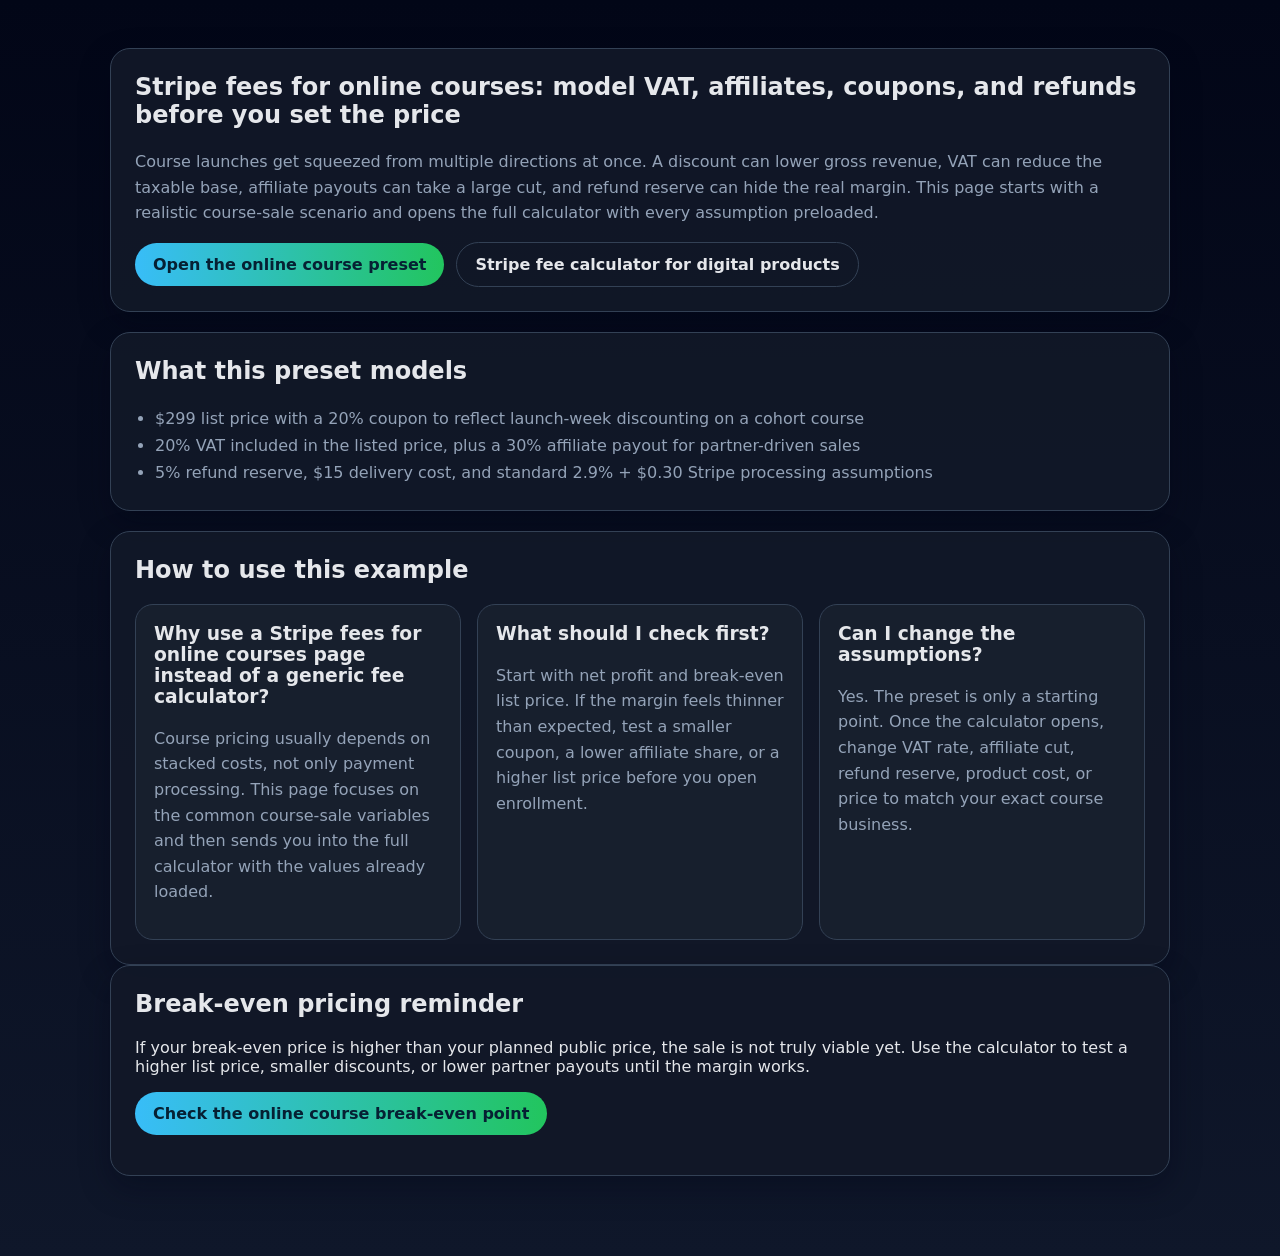
<file: stripe-fees-for-online-courses/index.html>
<!doctype html>
<html lang="en">
  <head>
    <meta charset="UTF-8" />
    <meta name="viewport" content="width=device-width, initial-scale=1.0" />
    <title>Stripe Fees for Online Courses | Profit After Fees</title>
    <meta
      name="description"
      content="Estimate Stripe fees for online courses with VAT, affiliate payouts, coupons, refund reserve, and break-even pricing using a ready-loaded calculator scenario."
    />
    <link rel="stylesheet" href="../styles.css" />
  </head>
  <body>
    <main class="shell">
      <section class="hero card">
                <h1>Stripe fees for online courses: model VAT, affiliates, coupons, and refunds before you set the price</h1>
        <p class="subhead">
          Course launches get squeezed from multiple directions at once. A discount can lower gross revenue, VAT can reduce the taxable base,
          affiliate payouts can take a large cut, and refund reserve can hide the real margin. This page starts with a realistic course-sale scenario
          and opens the full calculator with every assumption preloaded.
        </p>
        <div class="hero-actions">
          <a
            class="button-link"
            href="https://profitafterfees.com/?listPrice=299&productCost=15&couponPercent=20&vatPercent=20&affiliatePercent=30&refundRate=5&stripePercent=2.9&stripeFixed=0.3"
            >Open the online course preset</a
          >
          <a class="button-link button-link-secondary" href="../">Stripe fee calculator for digital products</a>
        </div>
      </section>

      <section class="card notes">
        <h2>What this preset models</h2>
        <ul>
          <li>$299 list price with a 20% coupon to reflect launch-week discounting on a cohort course</li>
          <li>20% VAT included in the listed price, plus a 30% affiliate payout for partner-driven sales</li>
          <li>5% refund reserve, $15 delivery cost, and standard 2.9% + $0.30 Stripe processing assumptions</li>
        </ul>
      </section>

      <section class="card faq">
        <h2>How to use this example</h2>
        <div class="faq-grid">
          <article>
            <h3>Why use a Stripe fees for online courses page instead of a generic fee calculator?</h3>
            <p>
              Course pricing usually depends on stacked costs, not only payment processing.
              This page focuses on the common course-sale variables and then sends you into the full calculator with the values already loaded.
            </p>
          </article>
          <article>
            <h3>What should I check first?</h3>
            <p>
              Start with net profit and break-even list price. If the margin feels thinner than expected, test a smaller coupon, a lower affiliate share,
              or a higher list price before you open enrollment.
            </p>
          </article>
          <article>
            <h3>Can I change the assumptions?</h3>
            <p>
              Yes. The preset is only a starting point. Once the calculator opens, change VAT rate, affiliate cut, refund reserve, product cost,
              or price to match your exact course business.
            </p>
          </article>
        </div>
      </section>

      <section class="card notes">
        <h2>Break-even pricing reminder</h2>
        <p>
          If your break-even price is higher than your planned public price, the sale is not truly viable yet. Use the calculator to test a higher list price,
          smaller discounts, or lower partner payouts until the margin works.
        </p>
        <p>
          <a class="button-link" href="https://profitafterfees.com/?listPrice=299&productCost=15&couponPercent=20&vatPercent=20&affiliatePercent=30&refundRate=5&stripePercent=2.9&stripeFixed=0.3">Check the online course break-even point</a>
        </p>
      </section>
    </main>
  </body>
</html>
</file>
<file: styles.css>
:root {
  color-scheme: dark;
  --bg: #0f172a;
  --panel: #111827;
  --panel-2: #1f2937;
  --text: #e5e7eb;
  --muted: #94a3b8;
  --accent: #38bdf8;
  --accent-2: #22c55e;
  --border: #334155;
}

* {
  box-sizing: border-box;
}

html {
  scroll-behavior: smooth;
}

body {
  margin: 0;
  font-family: Inter, ui-sans-serif, system-ui, sans-serif;
  background: linear-gradient(180deg, #020617, var(--bg));
  color: var(--text);
}

.shell {
  max-width: 1100px;
  margin: 0 auto;
  padding: 48px 20px 80px;
}

.hero {
  margin-bottom: 20px;
}

.eyebrow {
  text-transform: uppercase;
  letter-spacing: 0.15em;
  color: var(--accent);
  font-size: 0.8rem;
}

h1, h2, h3 {
  margin-top: 0;
}

.subhead,
.hint,
.preset-card p,
.faq p {
  color: var(--muted);
  line-height: 1.6;
}

.compact {
  margin-bottom: 0;
}

.hero-actions,
.share-block {
  display: flex;
  flex-wrap: wrap;
  gap: 12px;
  align-items: center;
}

.hero-points {
  display: grid;
  grid-template-columns: repeat(auto-fit, minmax(180px, 1fr));
  gap: 12px;
  list-style: none;
  padding: 0;
  margin: 18px 0 0;
}

.hero-points li {
  border: 1px solid var(--border);
  border-radius: 999px;
  padding: 10px 14px;
  color: var(--text);
  background: rgba(31, 41, 55, 0.6);
  text-align: center;
}

.button-link,
button {
  border: 0;
  border-radius: 999px;
  background: linear-gradient(90deg, var(--accent), var(--accent-2));
  color: #062033;
  font-weight: 700;
  padding: 12px 18px;
  cursor: pointer;
  text-decoration: none;
  display: inline-flex;
  align-items: center;
  justify-content: center;
}

.button-link-secondary {
  background: transparent;
  color: var(--text);
  border: 1px solid var(--border);
}

.grid {
  display: grid;
  grid-template-columns: repeat(auto-fit, minmax(320px, 1fr));
  gap: 20px;
  margin: 20px 0;
}

.card {
  background: rgba(17, 24, 39, 0.95);
  border: 1px solid var(--border);
  border-radius: 20px;
  padding: 24px;
  box-shadow: 0 12px 30px rgba(2, 6, 23, 0.35);
}

.section-heading {
  display: flex;
  flex-wrap: wrap;
  gap: 16px;
  justify-content: space-between;
  align-items: end;
  margin-bottom: 18px;
}

.field-grid,
.preset-grid,
.faq-grid {
  display: grid;
  grid-template-columns: repeat(auto-fit, minmax(220px, 1fr));
  gap: 16px;
}

.field-grid {
  margin: 18px 0;
}

.preset-card {
  padding: 18px;
  border-radius: 18px;
  border: 1px solid var(--border);
  background: rgba(31, 41, 55, 0.7);
}

.preset-button {
  width: 100%;
  margin-top: 8px;
}

label {
  display: flex;
  flex-direction: column;
  gap: 8px;
  color: var(--muted);
  font-size: 0.95rem;
}

input {
  width: 100%;
  border-radius: 12px;
  border: 1px solid var(--border);
  background: var(--panel-2);
  color: var(--text);
  padding: 12px 14px;
  font-size: 1rem;
}

.scenario-verdict {
  border: 1px solid var(--border);
  border-radius: 18px;
  padding: 18px;
  margin-bottom: 20px;
  background: rgba(31, 41, 55, 0.55);
}

.cost-highlights {
  margin-bottom: 20px;
}

.cost-highlights h3 {
  margin-bottom: 8px;
}

.cost-highlights-list {
  display: flex;
  flex-wrap: wrap;
  gap: 10px;
  list-style: none;
  padding: 0;
  margin: 14px 0 0;
}

.cost-highlights-list li {
  border: 1px solid var(--border);
  border-radius: 999px;
  padding: 9px 14px;
  background: rgba(31, 41, 55, 0.55);
  color: var(--text);
  font-weight: 600;
}

.scenario-verdict[data-tone='positive'] {
  border-color: rgba(34, 197, 94, 0.45);
  background: rgba(20, 83, 45, 0.25);
}

.scenario-verdict[data-tone='warning'] {
  border-color: rgba(248, 113, 113, 0.45);
  background: rgba(127, 29, 29, 0.2);
}

.verdict-label {
  margin: 0 0 8px;
  text-transform: uppercase;
  letter-spacing: 0.12em;
  font-size: 0.78rem;
  color: var(--accent);
}

#verdict-headline {
  margin-bottom: 8px;
}

.results {
  display: grid;
  grid-template-columns: 1fr auto;
  gap: 12px 16px;
  margin: 0 0 20px;
}

.results dt {
  color: var(--muted);
}

.results dd {
  margin: 0;
  font-weight: 700;
}

.share-block {
  align-items: flex-end;
}

.share-block label {
  flex: 1 1 320px;
}

.notes ul {
  margin: 0;
  padding-left: 20px;
  line-height: 1.7;
  color: var(--muted);
}

.faq {
  margin-top: 20px;
}

.faq article {
  padding: 18px;
  border-radius: 18px;
  border: 1px solid var(--border);
  background: rgba(31, 41, 55, 0.45);
}

@media (max-width: 640px) {
  .shell {
    padding: 24px 16px 48px;
  }

  .section-heading {
    align-items: flex-start;
  }

  .share-block,
  .hero-actions {
    flex-direction: column;
    align-items: stretch;
  }
}
</file>
